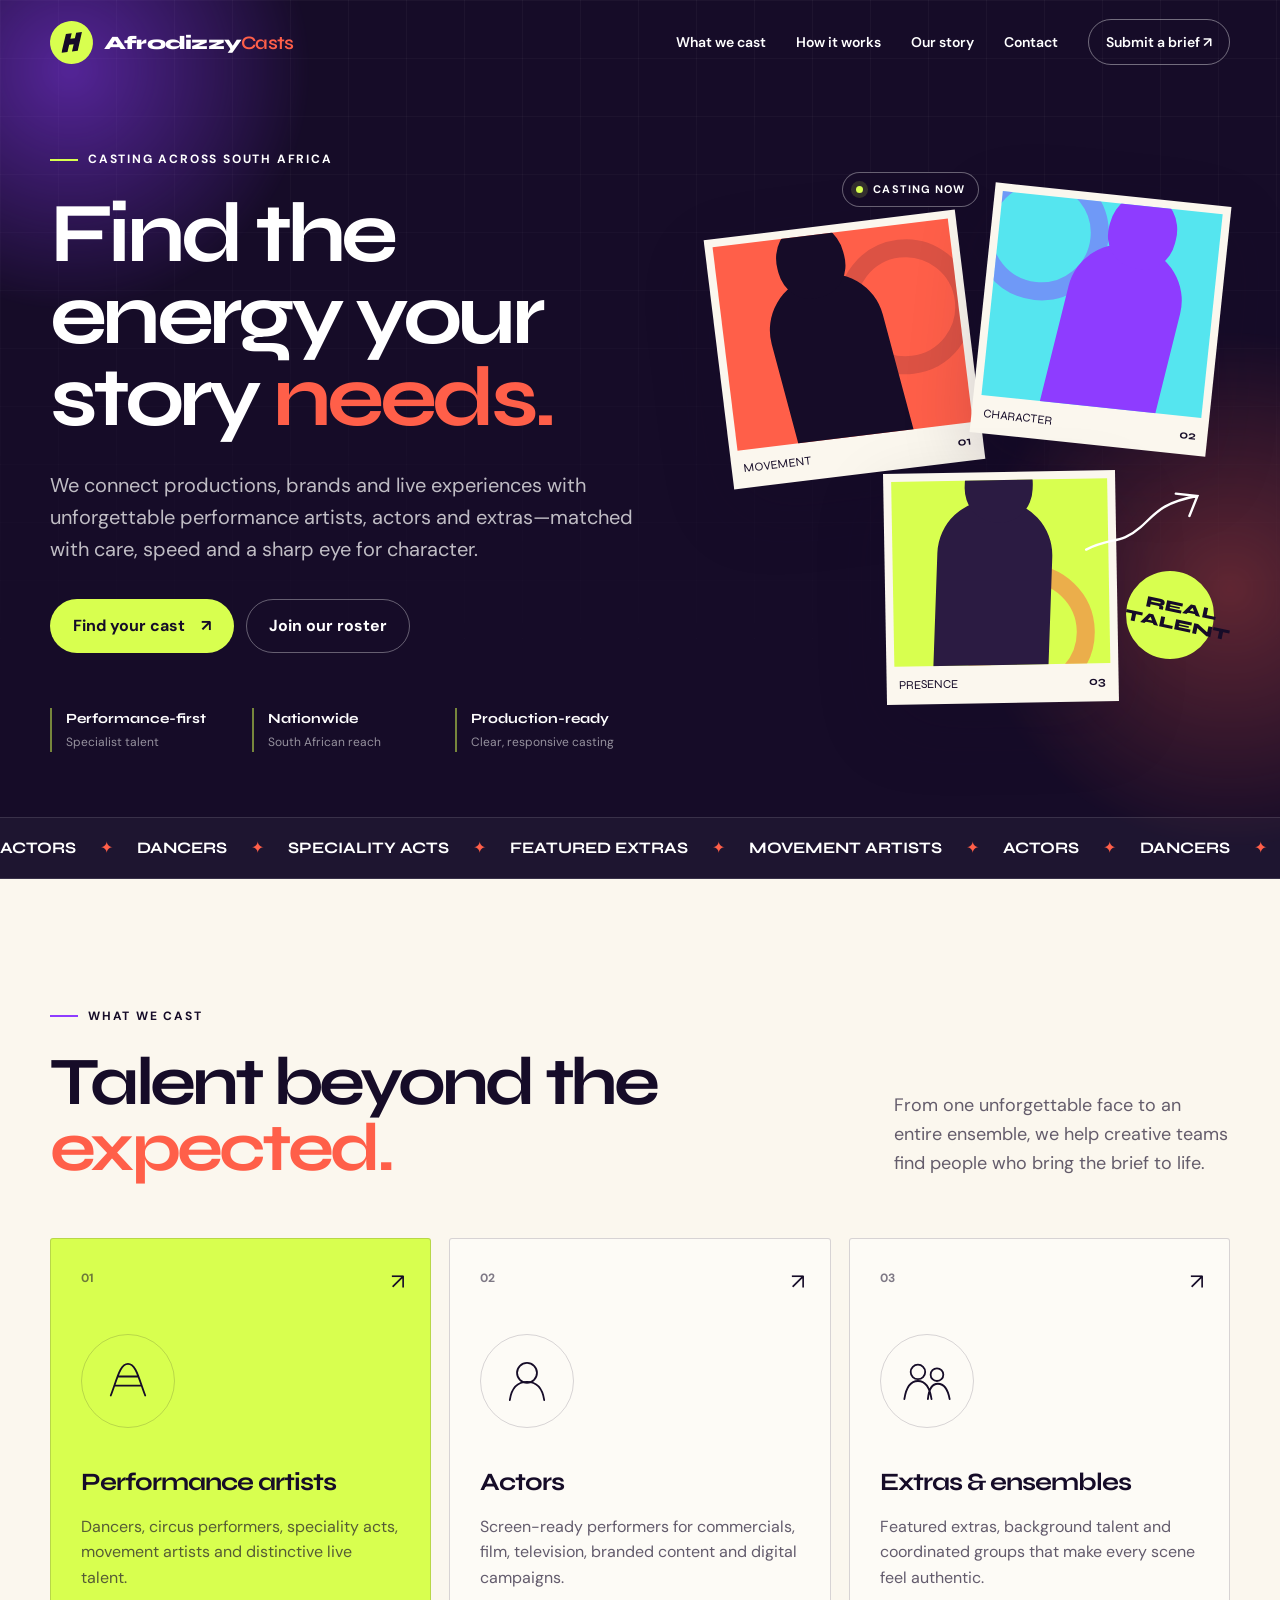
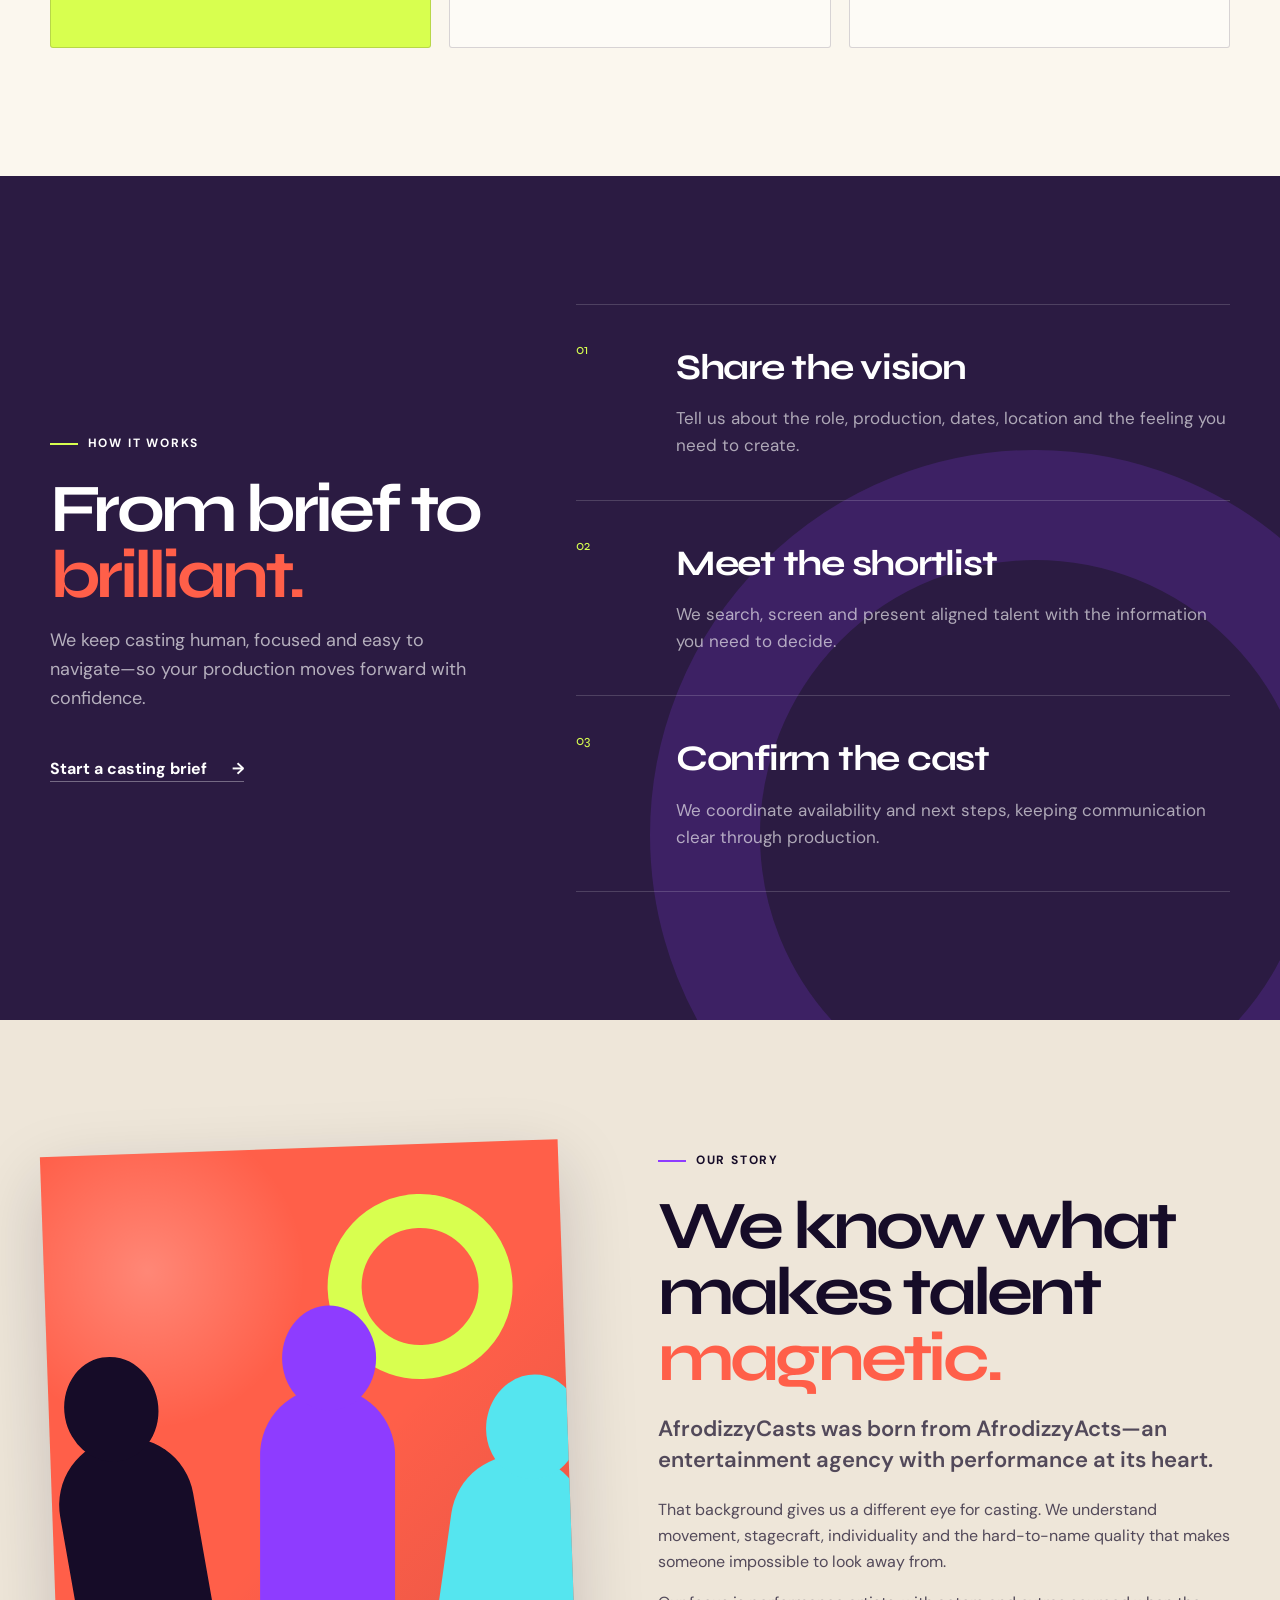
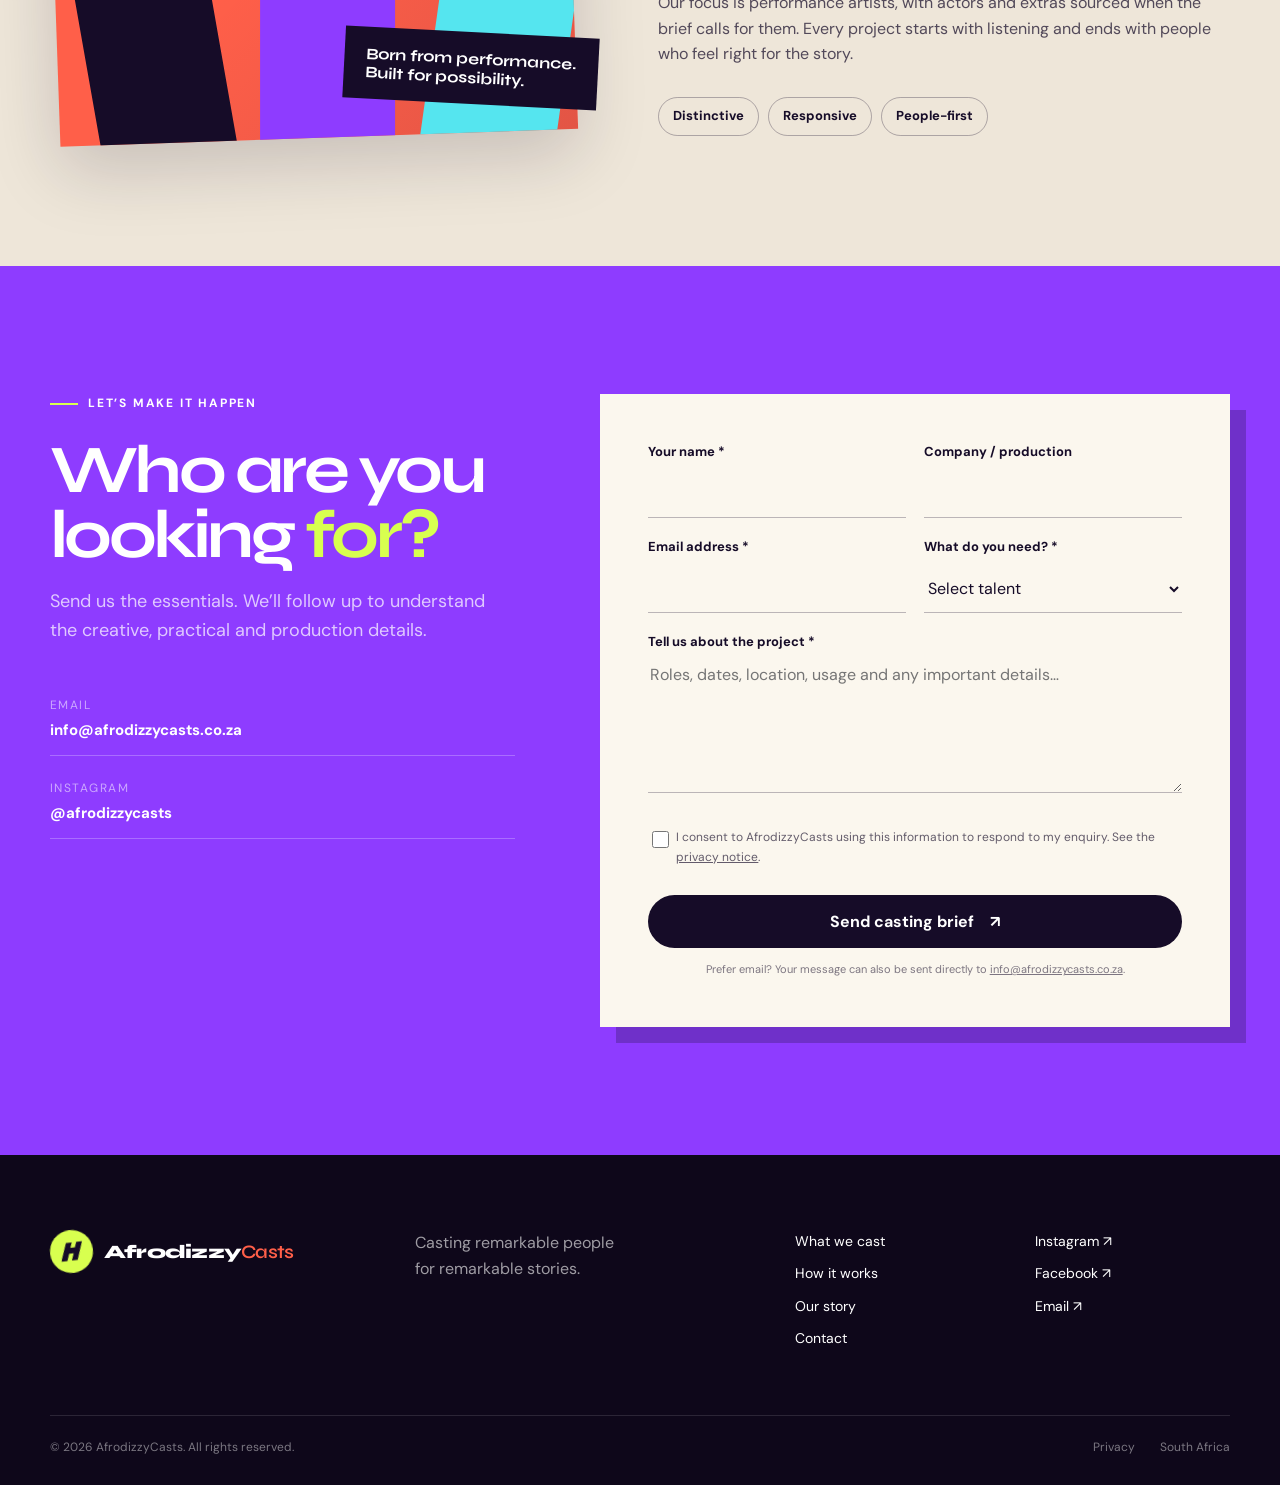
<file: index.html>
<!DOCTYPE html>
<html lang="en-ZA">
<head>
  <meta charset="utf-8">
  <meta name="viewport" content="width=device-width, initial-scale=1">
  <meta name="theme-color" content="#160c28">
  <meta name="description" content="AfrodizzyCasts connects productions, brands and events with distinctive performance artists, actors and extras across South Africa.">
  <meta name="robots" content="index,follow">
  <link rel="canonical" href="https://afrodizzycasts.co.za/">
  <meta property="og:type" content="website">
  <meta property="og:locale" content="en_ZA">
  <meta property="og:title" content="AfrodizzyCasts | Casting remarkable talent">
  <meta property="og:description" content="Distinctive performance artists, actors and extras for productions, brands and live experiences.">
  <meta property="og:url" content="https://afrodizzycasts.co.za/">
  <meta property="og:image" content="https://afrodizzycasts.co.za/assets/social-card.svg">
  <meta name="twitter:card" content="summary_large_image">
  <title>AfrodizzyCasts | Casting remarkable talent</title>
  <link rel="icon" href="assets/favicon.svg" type="image/svg+xml">
  <link rel="preconnect" href="https://fonts.googleapis.com">
  <link rel="preconnect" href="https://fonts.gstatic.com" crossorigin>
  <link href="https://fonts.googleapis.com/css2?family=DM+Sans:wght@400;500;600;700&family=Syne:wght@600;700;800&display=swap" rel="stylesheet">
  <link rel="stylesheet" href="assets/styles.css">
  <script src="assets/app.js" defer></script>
</head>
<body>
  <a class="skip-link" href="#main">Skip to content</a>

  <header class="site-header" data-header>
    <div class="shell header-inner">
      <a class="brand" href="#top" aria-label="AfrodizzyCasts home">
        <span class="brand-mark" aria-hidden="true">
          <svg viewBox="0 0 48 48" role="img">
            <path d="M8 34 17 10h9l-3 8h7l3-8h9L32 38h-9l4-11h-7l-4 11H7z"/>
          </svg>
        </span>
        <span class="brand-copy">
          <strong>Afrodizzy</strong><span>Casts</span>
        </span>
      </a>

      <button class="menu-toggle" type="button" aria-expanded="false" aria-controls="site-nav" data-menu-toggle>
        <span class="sr-only">Toggle navigation</span>
        <span></span><span></span>
      </button>

      <nav class="site-nav" id="site-nav" aria-label="Primary navigation" data-nav>
        <a href="#services">What we cast</a>
        <a href="#process">How it works</a>
        <a href="#about">Our story</a>
        <a href="#contact">Contact</a>
        <a class="nav-cta" href="#contact">Submit a brief <span aria-hidden="true">↗</span></a>
      </nav>
    </div>
  </header>

  <main id="main">
    <section class="hero" id="top">
      <div class="hero-orb hero-orb-one" aria-hidden="true"></div>
      <div class="hero-orb hero-orb-two" aria-hidden="true"></div>
      <div class="shell hero-grid">
        <div class="hero-copy" data-reveal>
          <p class="eyebrow"><span></span> Casting across South Africa</p>
          <h1>Find the energy your story <em>needs.</em></h1>
          <p class="hero-lede">We connect productions, brands and live experiences with unforgettable performance artists, actors and extras—matched with care, speed and a sharp eye for character.</p>
          <div class="hero-actions">
            <a class="button button-primary" href="#contact">Find your cast <span aria-hidden="true">↗</span></a>
            <a class="button button-ghost" href="mailto:info@afrodizzycasts.co.za?subject=Join%20the%20AfrodizzyCasts%20roster">Join our roster</a>
          </div>
          <ul class="hero-proof" aria-label="AfrodizzyCasts highlights">
            <li><strong>Performance-first</strong><span>Specialist talent</span></li>
            <li><strong>Nationwide</strong><span>South African reach</span></li>
            <li><strong>Production-ready</strong><span>Clear, responsive casting</span></li>
          </ul>
        </div>

        <div class="hero-stage" role="img" aria-label="A vibrant abstract casting board" data-reveal>
          <div class="stage-note stage-note-top">
            <span class="status-dot"></span> Casting now
          </div>
          <div class="portrait-card portrait-one">
            <div class="portrait-art portrait-art-one" aria-hidden="true">
              <span class="halo"></span><span class="figure"></span>
            </div>
            <div class="portrait-label"><span>Movement</span><strong>01</strong></div>
          </div>
          <div class="portrait-card portrait-two">
            <div class="portrait-art portrait-art-two" aria-hidden="true">
              <span class="halo"></span><span class="figure"></span>
            </div>
            <div class="portrait-label"><span>Character</span><strong>02</strong></div>
          </div>
          <div class="portrait-card portrait-three">
            <div class="portrait-art portrait-art-three" aria-hidden="true">
              <span class="halo"></span><span class="figure"></span>
            </div>
            <div class="portrait-label"><span>Presence</span><strong>03</strong></div>
          </div>
          <div class="stage-sticker" aria-hidden="true">REAL<br>TALENT</div>
          <svg class="stage-scribble" viewBox="0 0 150 96" aria-hidden="true">
            <path d="M4 72c31-16 43-6 68-28 19-17 25-30 70-39M116 2l27 3-10 25"/>
          </svg>
        </div>
      </div>

      <aside class="talent-ticker" aria-label="Talent categories">
        <div class="ticker-track">
          <span>Actors</span><i>✦</i><span>Dancers</span><i>✦</i><span>Speciality acts</span><i>✦</i><span>Featured extras</span><i>✦</i><span>Movement artists</span><i>✦</i><span>Actors</span><i>✦</i><span>Dancers</span><i>✦</i><span>Speciality acts</span><i>✦</i><span>Featured extras</span><i>✦</i><span>Movement artists</span><i>✦</i>
        </div>
      </aside>
    </section>

    <section class="section services" id="services">
      <div class="shell">
        <div class="section-heading" data-reveal>
          <div>
            <p class="eyebrow eyebrow-dark"><span></span> What we cast</p>
            <h2>Talent beyond the <em>expected.</em></h2>
          </div>
          <p>From one unforgettable face to an entire ensemble, we help creative teams find people who bring the brief to life.</p>
        </div>

        <div class="service-grid">
          <article class="service-card service-featured" data-reveal>
            <span class="service-number">01</span>
            <div class="service-icon" aria-hidden="true">
              <svg viewBox="0 0 64 64"><path d="M13 48c7-18 10-35 19-35s12 17 19 35M18 37h28M22 27h20"/></svg>
            </div>
            <h3>Performance artists</h3>
            <p>Dancers, circus performers, speciality acts, movement artists and distinctive live talent.</p>
            <span class="card-arrow" aria-hidden="true">↗</span>
          </article>
          <article class="service-card" data-reveal>
            <span class="service-number">02</span>
            <div class="service-icon" aria-hidden="true">
              <svg viewBox="0 0 64 64"><circle cx="32" cy="23" r="11"/><path d="M13 53c2-13 9-20 19-20s17 7 19 20"/></svg>
            </div>
            <h3>Actors</h3>
            <p>Screen-ready performers for commercials, film, television, branded content and digital campaigns.</p>
            <span class="card-arrow" aria-hidden="true">↗</span>
          </article>
          <article class="service-card" data-reveal>
            <span class="service-number">03</span>
            <div class="service-icon" aria-hidden="true">
              <svg viewBox="0 0 64 64"><circle cx="22" cy="22" r="8"/><circle cx="43" cy="25" r="7"/><path d="M7 52c2-13 7-20 15-20s13 7 15 20M33 52c1-11 5-17 11-17 7 0 11 6 13 17"/></svg>
            </div>
            <h3>Extras &amp; ensembles</h3>
            <p>Featured extras, background talent and coordinated groups that make every scene feel authentic.</p>
            <span class="card-arrow" aria-hidden="true">↗</span>
          </article>
        </div>
      </div>
    </section>

    <section class="section process" id="process">
      <div class="shell process-grid">
        <div class="process-intro" data-reveal>
          <p class="eyebrow"><span></span> How it works</p>
          <h2>From brief to <em>brilliant.</em></h2>
          <p>We keep casting human, focused and easy to navigate—so your production moves forward with confidence.</p>
          <a class="text-link" href="#contact">Start a casting brief <span aria-hidden="true">→</span></a>
        </div>
        <ol class="process-steps">
          <li data-reveal>
            <span>01</span>
            <div><h3>Share the vision</h3><p>Tell us about the role, production, dates, location and the feeling you need to create.</p></div>
          </li>
          <li data-reveal>
            <span>02</span>
            <div><h3>Meet the shortlist</h3><p>We search, screen and present aligned talent with the information you need to decide.</p></div>
          </li>
          <li data-reveal>
            <span>03</span>
            <div><h3>Confirm the cast</h3><p>We coordinate availability and next steps, keeping communication clear through production.</p></div>
          </li>
        </ol>
      </div>
    </section>

    <section class="section about" id="about">
      <div class="shell about-grid">
        <div class="about-art" data-reveal aria-hidden="true">
          <div class="about-frame">
            <span class="about-sun"></span>
            <span class="about-person about-person-one"></span>
            <span class="about-person about-person-two"></span>
            <span class="about-person about-person-three"></span>
          </div>
          <div class="about-caption">Born from performance.<br>Built for possibility.</div>
        </div>
        <div class="about-copy" data-reveal>
          <p class="eyebrow eyebrow-dark"><span></span> Our story</p>
          <h2>We know what makes talent <em>magnetic.</em></h2>
          <p class="lead">AfrodizzyCasts was born from AfrodizzyActs—an entertainment agency with performance at its heart.</p>
          <p>That background gives us a different eye for casting. We understand movement, stagecraft, individuality and the hard-to-name quality that makes someone impossible to look away from.</p>
          <p>Our focus is performance artists, with actors and extras sourced when the brief calls for them. Every project starts with listening and ends with people who feel right for the story.</p>
          <div class="values">
            <span>Distinctive</span><span>Responsive</span><span>People-first</span>
          </div>
        </div>
      </div>
    </section>

    <section class="section contact" id="contact">
      <div class="shell contact-grid">
        <div class="contact-copy" data-reveal>
          <p class="eyebrow"><span></span> Let’s make it happen</p>
          <h2>Who are you looking <em>for?</em></h2>
          <p>Send us the essentials. We’ll follow up to understand the creative, practical and production details.</p>
          <div class="contact-options">
            <a href="mailto:info@afrodizzycasts.co.za">
              <span>Email</span><strong>info@afrodizzycasts.co.za</strong>
            </a>
            <a href="https://www.instagram.com/afrodizzycasts/" target="_blank" rel="noopener">
              <span>Instagram</span><strong>@afrodizzycasts</strong>
            </a>
          </div>
        </div>

        <form class="brief-form" data-lead-form data-reveal novalidate>
          <div class="form-status" data-form-status role="status" aria-live="polite"></div>
          <div class="field-row">
            <label>
              <span>Your name *</span>
              <input type="text" name="name" autocomplete="name" required>
            </label>
            <label>
              <span>Company / production</span>
              <input type="text" name="company" autocomplete="organization">
            </label>
          </div>
          <div class="field-row">
            <label>
              <span>Email address *</span>
              <input type="email" name="email" autocomplete="email" required>
            </label>
            <label>
              <span>What do you need? *</span>
              <select name="talent_type" required>
                <option value="">Select talent</option>
                <option>Performance artists</option>
                <option>Actors</option>
                <option>Extras or ensemble</option>
                <option>Not sure yet</option>
              </select>
            </label>
          </div>
          <label>
            <span>Tell us about the project *</span>
            <textarea name="message" rows="5" placeholder="Roles, dates, location, usage and any important details…" required></textarea>
          </label>
          <label class="consent">
            <input type="checkbox" name="consent" value="yes" required>
            <span>I consent to AfrodizzyCasts using this information to respond to my enquiry. See the <a href="privacy.html">privacy notice</a>.</span>
          </label>
          <button class="button button-light" type="submit">Send casting brief <span aria-hidden="true">↗</span></button>
          <p class="form-note">Prefer email? Your message can also be sent directly to <a href="mailto:info@afrodizzycasts.co.za">info@afrodizzycasts.co.za</a>.</p>
        </form>
      </div>
    </section>
  </main>

  <footer class="site-footer">
    <div class="shell">
      <div class="footer-top">
        <a class="brand brand-footer" href="#top">
          <span class="brand-mark" aria-hidden="true">
            <svg viewBox="0 0 48 48"><path d="M8 34 17 10h9l-3 8h7l3-8h9L32 38h-9l4-11h-7l-4 11H7z"/></svg>
          </span>
          <span class="brand-copy"><strong>Afrodizzy</strong><span>Casts</span></span>
        </a>
        <p>Casting remarkable people<br>for remarkable stories.</p>
        <nav aria-label="Footer navigation">
          <a href="#services">What we cast</a>
          <a href="#process">How it works</a>
          <a href="#about">Our story</a>
          <a href="#contact">Contact</a>
        </nav>
        <nav aria-label="Social links">
          <a href="https://www.instagram.com/afrodizzycasts/" target="_blank" rel="noopener">Instagram ↗</a>
          <a href="https://www.facebook.com/AfrodizzyCasts/" target="_blank" rel="noopener">Facebook ↗</a>
          <a href="mailto:info@afrodizzycasts.co.za">Email ↗</a>
        </nav>
      </div>
      <div class="footer-bottom">
        <span>© <span data-year></span> AfrodizzyCasts. All rights reserved.</span>
        <a href="privacy.html">Privacy</a>
        <span>South Africa</span>
      </div>
    </div>
  </footer>
</body>
</html>
</file>
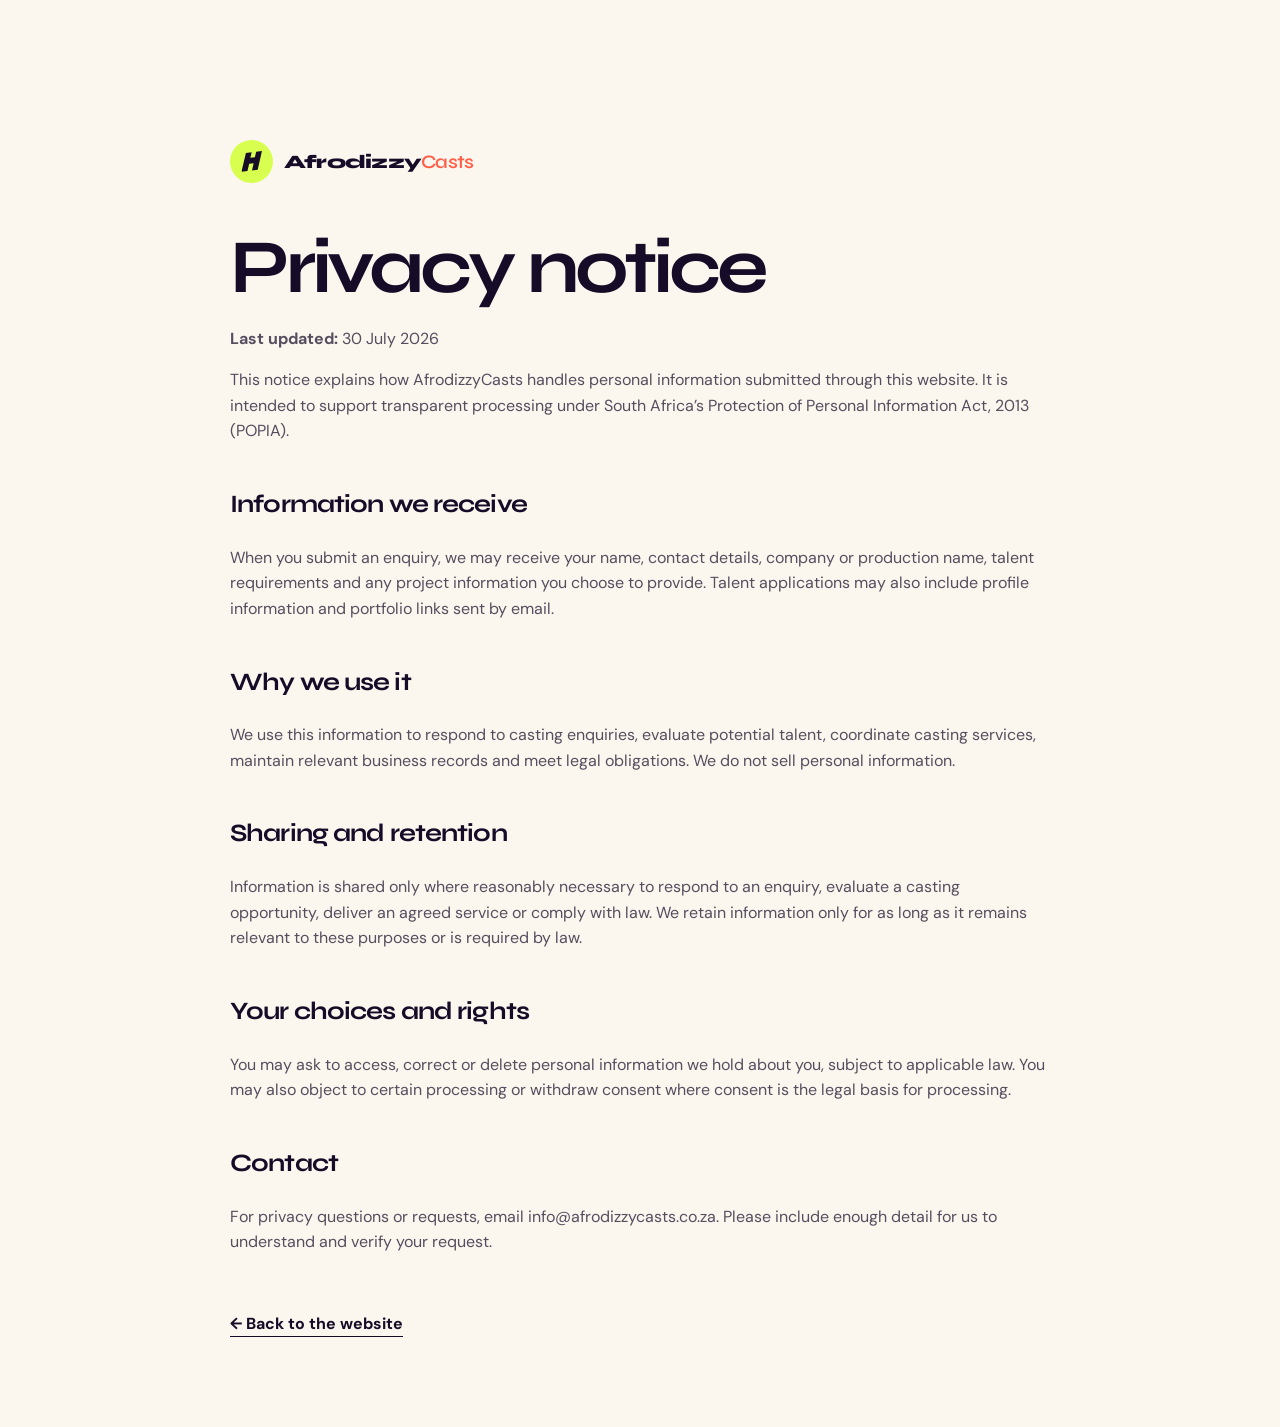
<file: privacy.html>
<!DOCTYPE html>
<html lang="en-ZA">
<head>
  <meta charset="utf-8">
  <meta name="viewport" content="width=device-width, initial-scale=1">
  <meta name="robots" content="index,follow">
  <meta name="theme-color" content="#fbf7ee">
  <title>Privacy Notice | AfrodizzyCasts</title>
  <link rel="icon" href="assets/favicon.svg" type="image/svg+xml">
  <link rel="preconnect" href="https://fonts.googleapis.com">
  <link rel="preconnect" href="https://fonts.gstatic.com" crossorigin>
  <link href="https://fonts.googleapis.com/css2?family=DM+Sans:wght@400;500;600;700&family=Syne:wght@600;700;800&display=swap" rel="stylesheet">
  <link rel="stylesheet" href="assets/styles.css">
</head>
<body>
  <main class="legal-page">
    <div class="shell legal-content">
      <a class="brand" href="index.html" aria-label="Back to AfrodizzyCasts home">
        <span class="brand-mark" aria-hidden="true"><svg viewBox="0 0 48 48"><path d="M8 34 17 10h9l-3 8h7l3-8h9L32 38h-9l4-11h-7l-4 11H7z"/></svg></span>
        <span class="brand-copy"><strong>Afrodizzy</strong><span>Casts</span></span>
      </a>
      <h1>Privacy notice</h1>
      <p><strong>Last updated:</strong> 30 July 2026</p>
      <p>This notice explains how AfrodizzyCasts handles personal information submitted through this website. It is intended to support transparent processing under South Africa’s Protection of Personal Information Act, 2013 (POPIA).</p>

      <h2>Information we receive</h2>
      <p>When you submit an enquiry, we may receive your name, contact details, company or production name, talent requirements and any project information you choose to provide. Talent applications may also include profile information and portfolio links sent by email.</p>

      <h2>Why we use it</h2>
      <p>We use this information to respond to casting enquiries, evaluate potential talent, coordinate casting services, maintain relevant business records and meet legal obligations. We do not sell personal information.</p>

      <h2>Sharing and retention</h2>
      <p>Information is shared only where reasonably necessary to respond to an enquiry, evaluate a casting opportunity, deliver an agreed service or comply with law. We retain information only for as long as it remains relevant to these purposes or is required by law.</p>

      <h2>Your choices and rights</h2>
      <p>You may ask to access, correct or delete personal information we hold about you, subject to applicable law. You may also object to certain processing or withdraw consent where consent is the legal basis for processing.</p>

      <h2>Contact</h2>
      <p>For privacy questions or requests, email <a href="mailto:info@afrodizzycasts.co.za">info@afrodizzycasts.co.za</a>. Please include enough detail for us to understand and verify your request.</p>

      <a class="back-link" href="index.html">← Back to the website</a>
    </div>
  </main>
</body>
</html>
</file>
<file: assets/styles.css>
:root {
  --ink: #160c28;
  --ink-soft: #2b1b42;
  --paper: #fbf7ee;
  --paper-deep: #eee6d9;
  --purple: #8e3cff;
  --coral: #ff5f49;
  --lime: #d8ff4f;
  --cyan: #55e5ef;
  --white: #fff;
  --line: rgba(22, 12, 40, .16);
  --display: "Syne", sans-serif;
  --body: "DM Sans", sans-serif;
  --shadow: 0 24px 70px rgba(22, 12, 40, .18);
}

* { box-sizing: border-box; }
html { scroll-behavior: smooth; scroll-padding-top: 90px; }
body {
  margin: 0;
  color: var(--ink);
  background: var(--paper);
  font-family: var(--body);
  font-size: 16px;
  line-height: 1.6;
  overflow-x: hidden;
}
body.menu-open { overflow: hidden; }
::selection { color: var(--ink); background: var(--lime); }
a { color: inherit; text-decoration: none; }
button, input, select, textarea { font: inherit; }
button { cursor: pointer; }
img, svg { display: block; max-width: 100%; }
.shell { width: min(1180px, calc(100% - 40px)); margin-inline: auto; }
.section { padding: clamp(84px, 10vw, 145px) 0; }
.sr-only {
  position: absolute;
  width: 1px;
  height: 1px;
  padding: 0;
  margin: -1px;
  overflow: hidden;
  clip: rect(0, 0, 0, 0);
  white-space: nowrap;
  border: 0;
}
.skip-link {
  position: fixed;
  z-index: 1000;
  top: 12px;
  left: 12px;
  transform: translateY(-150%);
  padding: 10px 16px;
  border-radius: 8px;
  color: var(--ink);
  background: var(--lime);
  font-weight: 700;
}
.skip-link:focus { transform: translateY(0); }

.site-header {
  position: fixed;
  z-index: 100;
  inset: 0 0 auto;
  color: var(--white);
  transition: background .25s ease, box-shadow .25s ease, transform .25s ease;
}
.site-header.is-scrolled {
  background: rgba(22, 12, 40, .92);
  box-shadow: 0 10px 40px rgba(0, 0, 0, .14);
  backdrop-filter: blur(16px);
}
.header-inner { height: 84px; display: flex; align-items: center; justify-content: space-between; }
.brand { display: inline-flex; align-items: center; gap: 11px; font-family: var(--display); line-height: 1; }
.brand-mark {
  display: grid;
  width: 43px;
  height: 43px;
  place-items: center;
  border-radius: 50%;
  color: var(--ink);
  background: var(--lime);
  transform: rotate(-7deg);
}
.brand-mark svg { width: 31px; height: 31px; fill: currentColor; }
.brand-copy { display: flex; letter-spacing: -.04em; font-size: 19px; }
.brand-copy strong { font-weight: 800; }
.brand-copy span { color: var(--coral); font-weight: 600; }
.site-nav { display: flex; align-items: center; gap: 30px; font-size: 14px; font-weight: 600; }
.site-nav > a:not(.nav-cta) { position: relative; }
.site-nav > a:not(.nav-cta)::after {
  position: absolute;
  right: 0;
  bottom: -7px;
  left: 0;
  height: 2px;
  background: var(--lime);
  content: "";
  transform: scaleX(0);
  transform-origin: right;
  transition: transform .2s ease;
}
.site-nav > a:hover::after, .site-nav > a:focus-visible::after { transform: scaleX(1); transform-origin: left; }
.nav-cta { padding: 11px 17px; border: 1px solid rgba(255, 255, 255, .4); border-radius: 999px; }
.nav-cta:hover { color: var(--ink); border-color: var(--lime); background: var(--lime); }
.menu-toggle {
  display: none;
  width: 44px;
  height: 44px;
  padding: 0;
  border: 1px solid rgba(255, 255, 255, .3);
  border-radius: 50%;
  background: transparent;
}
.menu-toggle span:not(.sr-only) { display: block; width: 18px; height: 2px; margin: 5px auto; background: var(--white); transition: transform .2s ease; }

.hero {
  position: relative;
  min-height: 820px;
  padding: 150px 0 0;
  color: var(--white);
  background: var(--ink);
  isolation: isolate;
  overflow: hidden;
}
.hero::before {
  position: absolute;
  z-index: -1;
  inset: 0;
  background-image: linear-gradient(rgba(255,255,255,.035) 1px, transparent 1px), linear-gradient(90deg, rgba(255,255,255,.035) 1px, transparent 1px);
  background-size: 58px 58px;
  content: "";
  mask-image: linear-gradient(to bottom, black, transparent 85%);
}
.hero-orb { position: absolute; z-index: -1; border-radius: 50%; filter: blur(4px); opacity: .8; }
.hero-orb-one { top: -180px; left: -180px; width: 500px; height: 500px; background: radial-gradient(circle, rgba(142,60,255,.65), transparent 68%); }
.hero-orb-two { right: -220px; bottom: 20px; width: 540px; height: 540px; background: radial-gradient(circle, rgba(255,95,73,.4), transparent 68%); }
.hero-grid { display: grid; grid-template-columns: 1.04fr .96fr; gap: 58px; align-items: center; }
.eyebrow {
  display: flex;
  align-items: center;
  gap: 10px;
  margin: 0 0 24px;
  letter-spacing: .15em;
  text-transform: uppercase;
  font-size: 12px;
  font-weight: 700;
}
.eyebrow > span { width: 28px; height: 2px; background: var(--lime); }
.eyebrow-dark > span { background: var(--purple); }
.hero h1, .section h2 {
  margin: 0;
  font-family: var(--display);
  font-weight: 700;
  line-height: .97;
  letter-spacing: -.055em;
}
.hero h1 { max-width: 720px; font-size: clamp(55px, 6.6vw, 94px); }
.hero h1 em, .section h2 em { color: var(--coral); font-style: normal; }
.hero-lede { max-width: 650px; margin: 30px 0 34px; color: rgba(255,255,255,.73); font-size: clamp(17px, 1.6vw, 20px); }
.hero-actions { display: flex; flex-wrap: wrap; gap: 12px; }
.button {
  display: inline-flex;
  min-height: 52px;
  align-items: center;
  justify-content: center;
  gap: 16px;
  padding: 13px 22px;
  border: 1px solid transparent;
  border-radius: 999px;
  font-weight: 700;
  transition: transform .2s ease, background .2s ease, color .2s ease, border .2s ease;
}
.button:hover { transform: translateY(-2px); }
.button-primary { color: var(--ink); background: var(--lime); }
.button-primary:hover { background: var(--cyan); }
.button-ghost { color: var(--white); border-color: rgba(255,255,255,.34); }
.button-ghost:hover { border-color: var(--white); background: rgba(255,255,255,.08); }
.hero-proof { display: grid; grid-template-columns: repeat(3, 1fr); gap: 24px; margin: 55px 0 0; padding: 0; list-style: none; }
.hero-proof li { padding-left: 14px; border-left: 2px solid rgba(216,255,79,.5); }
.hero-proof strong, .hero-proof span { display: block; }
.hero-proof strong { font-family: var(--display); font-size: 14px; }
.hero-proof span { margin-top: 3px; color: rgba(255,255,255,.55); font-size: 12px; }

.hero-stage { position: relative; min-height: 515px; transform: rotate(1.5deg); }
.portrait-card { position: absolute; overflow: hidden; padding: 8px; color: var(--ink); background: var(--paper); box-shadow: var(--shadow); }
.portrait-one { top: 30px; left: 5%; width: 47%; transform: rotate(-7deg); }
.portrait-two { top: 0; right: 2%; width: 44%; transform: rotate(6deg); }
.portrait-three { right: 21%; bottom: 5px; width: 43%; transform: rotate(-1deg); }
.portrait-art { position: relative; height: 205px; overflow: hidden; }
.portrait-art .halo, .portrait-art .figure { position: absolute; }
.portrait-art .halo { width: 135px; height: 135px; border: 18px solid rgba(22,12,40,.15); border-radius: 50%; }
.portrait-art .figure { bottom: -55px; width: 115px; height: 220px; border-radius: 55px 55px 20px 20px; transform: rotate(-8deg); }
.portrait-art .figure::before {
  position: absolute;
  top: -54px;
  left: 25px;
  width: 68px;
  height: 76px;
  border-radius: 50% 50% 45% 45%;
  background: inherit;
  content: "";
}
.portrait-art-one { background: var(--coral); }
.portrait-art-one .halo { top: 15px; right: -15px; }
.portrait-art-one .figure { left: 54px; background: var(--ink); }
.portrait-art-two { background: var(--cyan); }
.portrait-art-two .halo { top: -30px; left: -25px; border-color: rgba(142,60,255,.45); }
.portrait-art-two .figure { right: 39px; background: var(--purple); transform: rotate(8deg); }
.portrait-art-three { height: 185px; background: var(--lime); }
.portrait-art-three .halo { right: 15px; bottom: -35px; border-color: rgba(255,95,73,.5); }
.portrait-art-three .figure { left: 42px; background: var(--ink-soft); transform: rotate(3deg); }
.portrait-label { display: flex; align-items: center; justify-content: space-between; padding: 9px 4px 2px; font-family: var(--display); text-transform: uppercase; font-size: 12px; }
.stage-note { position: absolute; z-index: 5; padding: 8px 13px; border: 1px solid rgba(255,255,255,.35); border-radius: 999px; color: var(--white); background: rgba(22,12,40,.82); font-size: 11px; font-weight: 700; text-transform: uppercase; letter-spacing: .1em; backdrop-filter: blur(8px); }
.stage-note-top { top: -22px; left: 28%; }
.status-dot { display: inline-block; width: 7px; height: 7px; margin-right: 6px; border-radius: 50%; background: var(--lime); box-shadow: 0 0 0 5px rgba(216,255,79,.15); }
.stage-sticker {
  position: absolute;
  z-index: 6;
  right: 3%;
  bottom: 50px;
  display: grid;
  width: 88px;
  height: 88px;
  place-items: center;
  border-radius: 50%;
  color: var(--ink);
  background: var(--lime);
  font-family: var(--display);
  font-weight: 800;
  line-height: 1.05;
  text-align: center;
  transform: rotate(12deg);
}
.stage-scribble { position: absolute; z-index: 5; right: 5%; bottom: 140px; width: 120px; fill: none; stroke: var(--white); stroke-linecap: round; stroke-width: 3; }
.talent-ticker { margin-top: 65px; overflow: hidden; border-block: 1px solid rgba(255,255,255,.12); background: rgba(255,255,255,.035); }
.ticker-track { display: flex; width: max-content; align-items: center; gap: 24px; padding: 17px 0; animation: ticker 28s linear infinite; font-family: var(--display); text-transform: uppercase; }
.ticker-track span { font-size: 16px; font-weight: 700; white-space: nowrap; }
.ticker-track i { color: var(--coral); font-style: normal; }
@keyframes ticker { to { transform: translateX(-50%); } }

.section-heading { display: grid; grid-template-columns: 1.4fr .6fr; gap: 60px; align-items: end; margin-bottom: 56px; }
.section h2 { font-size: clamp(45px, 5.3vw, 74px); }
.section-heading > p { margin: 0 0 4px; color: rgba(22,12,40,.66); font-size: 18px; }
.service-grid { display: grid; grid-template-columns: repeat(3, 1fr); gap: 18px; }
.service-card {
  position: relative;
  min-height: 410px;
  padding: 30px;
  border: 1px solid var(--line);
  border-radius: 3px;
  background: rgba(255,255,255,.45);
  transition: transform .25s ease, box-shadow .25s ease, border .25s ease;
}
.service-card:hover { z-index: 2; border-color: transparent; box-shadow: var(--shadow); transform: translateY(-8px) rotate(-1deg); }
.service-featured { background: var(--lime); }
.service-number { display: block; color: rgba(22,12,40,.55); font-size: 12px; font-weight: 700; }
.service-icon { display: grid; width: 94px; height: 94px; margin: 46px 0 34px; place-items: center; border: 1px solid var(--line); border-radius: 50%; }
.service-icon svg { width: 58px; fill: none; stroke: var(--ink); stroke-linecap: round; stroke-linejoin: round; stroke-width: 2; }
.service-card h3 { margin: 0 0 12px; font-family: var(--display); font-size: 25px; letter-spacing: -.04em; }
.service-card p { margin: 0; color: rgba(22,12,40,.67); }
.card-arrow { position: absolute; top: 25px; right: 25px; font-size: 22px; }

.process { position: relative; color: var(--white); background: var(--ink-soft); overflow: hidden; }
.process::after { position: absolute; right: -140px; bottom: -200px; width: 550px; height: 550px; border: 110px solid rgba(142,60,255,.18); border-radius: 50%; content: ""; }
.process-grid { position: relative; z-index: 1; display: grid; grid-template-columns: .8fr 1.2fr; gap: 90px; }
.process-intro { position: sticky; top: 130px; align-self: start; }
.process-intro > p:not(.eyebrow) { max-width: 430px; color: rgba(255,255,255,.65); font-size: 18px; }
.text-link { display: inline-flex; gap: 25px; margin-top: 25px; border-bottom: 1px solid rgba(255,255,255,.35); font-weight: 700; }
.process-steps { margin: 0; padding: 0; list-style: none; }
.process-steps li { display: grid; grid-template-columns: 70px 1fr; gap: 30px; padding: 34px 0 40px; border-top: 1px solid rgba(255,255,255,.17); }
.process-steps li:last-child { border-bottom: 1px solid rgba(255,255,255,.17); }
.process-steps > li > span { color: var(--lime); font-family: var(--display); font-size: 14px; }
.process-steps h3 { margin: 0 0 9px; font-family: var(--display); font-size: clamp(25px, 3vw, 36px); letter-spacing: -.035em; }
.process-steps p { max-width: 550px; margin: 0; color: rgba(255,255,255,.62); font-size: 17px; }

.about { background: var(--paper-deep); }
.about-grid { display: grid; grid-template-columns: .95fr 1.05fr; gap: 90px; align-items: center; }
.about-art { position: relative; }
.about-frame { position: relative; min-height: 590px; overflow: hidden; background: var(--coral); box-shadow: var(--shadow); transform: rotate(-2deg); }
.about-frame::before { position: absolute; inset: 0; background: radial-gradient(circle at 20% 20%, rgba(255,255,255,.25), transparent 25%), linear-gradient(135deg, transparent 55%, rgba(22,12,40,.12)); content: ""; }
.about-sun { position: absolute; top: 50px; right: 50px; width: 185px; height: 185px; border: 34px solid var(--lime); border-radius: 50%; }
.about-person { position: absolute; bottom: -80px; width: 135px; height: 390px; border-radius: 80px 80px 0 0; transform-origin: bottom; }
.about-person::before { position: absolute; top: -82px; left: 22px; width: 94px; height: 105px; border-radius: 50%; background: inherit; content: ""; }
.about-person-one { left: 10%; background: var(--ink); transform: rotate(-8deg); }
.about-person-two { left: 38%; z-index: 2; height: 430px; background: var(--purple); transform: rotate(2deg); }
.about-person-three { right: 7%; height: 360px; background: var(--cyan); transform: rotate(10deg); }
.about-caption { position: absolute; right: -30px; bottom: 34px; z-index: 5; padding: 17px 22px; color: var(--white); background: var(--ink); font-family: var(--display); font-size: 16px; font-weight: 700; line-height: 1.2; transform: rotate(3deg); }
.about-copy .lead { font-size: 22px; font-weight: 600; line-height: 1.4; }
.about-copy > p:not(.eyebrow) { color: rgba(22,12,40,.72); }
.values { display: flex; flex-wrap: wrap; gap: 9px; margin-top: 30px; }
.values span { padding: 8px 14px; border: 1px solid rgba(22,12,40,.3); border-radius: 999px; font-size: 13px; font-weight: 700; }

.contact { color: var(--white); background: var(--purple); }
.contact-grid { display: grid; grid-template-columns: .85fr 1.15fr; gap: 85px; align-items: start; }
.contact-copy { position: sticky; top: 130px; }
.contact-copy > p:not(.eyebrow) { max-width: 480px; color: rgba(255,255,255,.72); font-size: 18px; }
.contact-copy h2 em { color: var(--lime); }
.contact-options { display: grid; gap: 10px; margin-top: 38px; }
.contact-options a { display: block; padding: 13px 0; border-bottom: 1px solid rgba(255,255,255,.25); }
.contact-options span, .contact-options strong { display: block; }
.contact-options span { color: rgba(255,255,255,.55); font-size: 12px; text-transform: uppercase; letter-spacing: .12em; }
.contact-options strong { margin-top: 3px; font-size: 15px; }
.brief-form { padding: clamp(26px, 4.2vw, 48px); color: var(--ink); background: var(--paper); box-shadow: 16px 16px 0 rgba(22,12,40,.25); }
.form-status:not(:empty) { margin-bottom: 20px; padding: 11px 14px; border-left: 4px solid var(--purple); background: rgba(142,60,255,.1); font-weight: 600; }
.form-status.is-error { border-color: var(--coral); background: rgba(255,95,73,.11); }
.field-row { display: grid; grid-template-columns: 1fr 1fr; gap: 18px; }
.brief-form label { display: block; margin-bottom: 19px; }
.brief-form label > span:first-child { display: block; margin-bottom: 7px; font-size: 13px; font-weight: 700; }
.brief-form input:not([type="checkbox"]), .brief-form select, .brief-form textarea {
  width: 100%;
  border: 0;
  border-bottom: 1.5px solid rgba(22,12,40,.28);
  border-radius: 0;
  outline: 0;
  color: var(--ink);
  background: transparent;
}
.brief-form input:not([type="checkbox"]), .brief-form select { height: 48px; }
.brief-form textarea { resize: vertical; }
.brief-form input:focus, .brief-form select:focus, .brief-form textarea:focus { border-color: var(--purple); box-shadow: 0 2px 0 var(--purple); }
.brief-form [aria-invalid="true"] { border-color: var(--coral)!important; }
.consent { display: grid!important; grid-template-columns: 18px 1fr; gap: 10px; align-items: start; margin: 28px 0!important; color: rgba(22,12,40,.66); font-size: 12px; }
.consent input { width: 17px; height: 17px; accent-color: var(--purple); }
.consent a, .form-note a { text-decoration: underline; }
.button-light { width: 100%; color: var(--white); background: var(--ink); }
.button-light:hover { color: var(--ink); background: var(--lime); }
.form-note { margin: 13px 0 0; color: rgba(22,12,40,.55); font-size: 11px; text-align: center; }

.site-footer { padding: 75px 0 28px; color: var(--white); background: #0e071a; }
.footer-top { display: grid; grid-template-columns: 1.15fr 1.2fr .7fr .7fr; gap: 45px; padding-bottom: 65px; }
.brand-footer { align-self: start; }
.footer-top > p { margin: 0; color: rgba(255,255,255,.6); }
.footer-top nav { display: grid; align-content: start; gap: 10px; font-size: 14px; }
.footer-top nav a:hover { color: var(--lime); }
.footer-bottom { display: grid; grid-template-columns: 1fr auto auto; gap: 25px; padding-top: 22px; border-top: 1px solid rgba(255,255,255,.12); color: rgba(255,255,255,.45); font-size: 12px; }

[data-reveal] { opacity: 0; transform: translateY(28px); transition: opacity .7s ease, transform .7s ease; }
[data-reveal].is-visible { opacity: 1; transform: translateY(0); }

.legal-page { min-height: 100vh; padding: 140px 0 90px; color: var(--ink); background: var(--paper); }
.legal-page .brand { color: var(--ink); }
.legal-content { max-width: 820px; }
.legal-content h1 { margin: 45px 0 20px; font-family: var(--display); font-size: clamp(44px, 7vw, 76px); line-height: 1; letter-spacing: -.055em; }
.legal-content h2 { margin-top: 40px; font-family: var(--display); font-size: 25px; letter-spacing: -.035em; }
.legal-content p, .legal-content li { color: rgba(22,12,40,.72); }
.back-link { display: inline-flex; margin-top: 40px; border-bottom: 1px solid currentColor; font-weight: 700; }

@media (max-width: 960px) {
  .site-nav { gap: 18px; }
  .site-nav > a:not(.nav-cta) { display: none; }
  .hero { min-height: 0; }
  .hero-grid { grid-template-columns: 1fr; }
  .hero-stage { width: min(620px, 100%); margin: 20px auto 0; }
  .hero-proof { max-width: 650px; }
  .section-heading { grid-template-columns: 1fr; gap: 25px; }
  .section-heading > p { max-width: 620px; }
  .process-grid, .about-grid, .contact-grid { gap: 55px; }
  .about-frame { min-height: 500px; }
  .footer-top { grid-template-columns: 1.3fr 1fr 1fr; }
  .footer-top > p { grid-column: 1 / -1; grid-row: 2; }
}

@media (max-width: 760px) {
  .shell { width: min(100% - 28px, 620px); }
  .header-inner { height: 72px; }
  .site-header.is-open { background: var(--ink); }
  .menu-toggle { display: block; }
  .site-header.is-open .menu-toggle span:nth-child(2) { transform: translateY(3.5px) rotate(45deg); }
  .site-header.is-open .menu-toggle span:nth-child(3) { transform: translateY(-3.5px) rotate(-45deg); }
  .site-nav {
    position: fixed;
    z-index: -1;
    inset: 72px 0 0;
    display: flex;
    align-items: stretch;
    flex-direction: column;
    gap: 0;
    padding: 40px 28px;
    background: var(--ink);
    opacity: 0;
    pointer-events: none;
    transform: translateY(-16px);
    transition: opacity .2s ease, transform .2s ease;
  }
  .site-header.is-open .site-nav { opacity: 1; pointer-events: auto; transform: translateY(0); }
  .site-nav > a:not(.nav-cta) { display: block; padding: 17px 0; border-bottom: 1px solid rgba(255,255,255,.15); font-family: var(--display); font-size: 24px; }
  .site-nav .nav-cta { margin-top: 25px; text-align: center; }
  .hero { padding-top: 125px; }
  .hero-grid { gap: 35px; }
  .hero-lede { font-size: 17px; }
  .hero-proof { grid-template-columns: 1fr; gap: 12px; margin-top: 38px; }
  .hero-stage { min-height: 420px; }
  .portrait-art { height: 155px; }
  .portrait-art-three { height: 140px; }
  .portrait-card { padding: 6px; }
  .portrait-label { font-size: 9px; }
  .stage-sticker { width: 68px; height: 68px; font-size: 12px; }
  .talent-ticker { margin-top: 35px; }
  .service-grid, .process-grid, .about-grid, .contact-grid { grid-template-columns: 1fr; }
  .service-card { min-height: 350px; }
  .process-intro, .contact-copy { position: static; }
  .process-steps li { grid-template-columns: 45px 1fr; gap: 15px; }
  .about-grid { gap: 70px; }
  .about-art { max-width: 520px; }
  .about-frame { min-height: 470px; }
  .about-caption { right: 10px; }
  .field-row { grid-template-columns: 1fr; gap: 0; }
  .footer-top { grid-template-columns: 1fr 1fr; }
  .brand-footer, .footer-top > p { grid-column: 1 / -1; }
  .footer-top > p { grid-row: auto; }
  .footer-bottom { grid-template-columns: 1fr auto; }
  .footer-bottom span:last-child { grid-column: 1 / -1; }
}

@media (max-width: 420px) {
  .brand-copy { font-size: 17px; }
  .hero h1 { font-size: 48px; }
  .hero-actions .button { width: 100%; }
  .hero-stage { min-height: 365px; }
  .portrait-one { left: 0; width: 52%; }
  .portrait-two { right: 0; width: 49%; }
  .portrait-three { right: 20%; width: 49%; }
  .portrait-art { height: 132px; }
  .portrait-art-three { height: 120px; }
  .stage-scribble { display: none; }
  .about-frame { min-height: 410px; }
  .about-person { width: 100px; }
  .about-person-two { left: 36%; }
  .footer-top { grid-template-columns: 1fr; }
  .footer-top > * { grid-column: 1!important; }
}

@media (prefers-reduced-motion: reduce) {
  html { scroll-behavior: auto; }
  *, *::before, *::after { animation-duration: .01ms!important; animation-iteration-count: 1!important; scroll-behavior: auto!important; transition-duration: .01ms!important; }
  [data-reveal] { opacity: 1; transform: none; }
}
</file>
